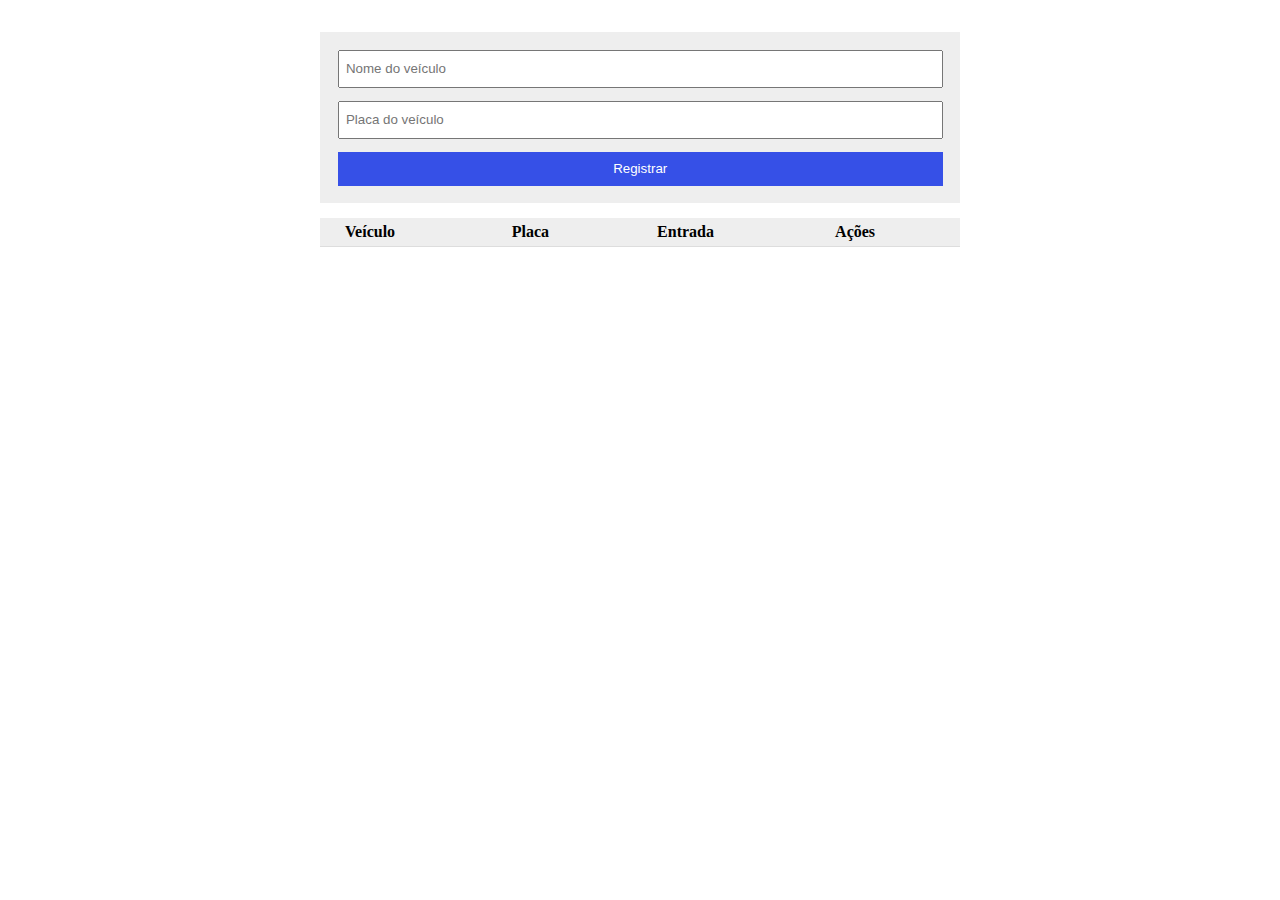
<file: estacionamento-TypeScript/index.html>
<!DOCTYPE html>
<html lang="en">
<head>
    <meta charset="UTF-8">
    <meta name="viewport" content="width=device-width, initial-scale=1.0">
    <meta http-equiv="X-UA-Compatible" content="ie=edge">
    <title>Estacionamento</title>
    <link rel="stylesheet" href="style.css">  
</head>
<body>
    <div>
        <input type="text" id="name" placeholder="Nome do veículo" autocomplete="off">
        <input type="text" id="licence" placeholder="Placa do veículo" autocomplete="off">
        <button id="send" class="success">Registrar</button>
    </div>
    <table>
        <thead>
            <tr>
                <th>Veículo</th>
                <th>Placa</th>
                <th>Entrada</th>
                <th>Ações</th>
            </tr>
        </thead>
        <tbody id="garage"></tbody>
    </table>
</body>

<script src="main.js"></script>
</html>
</file>
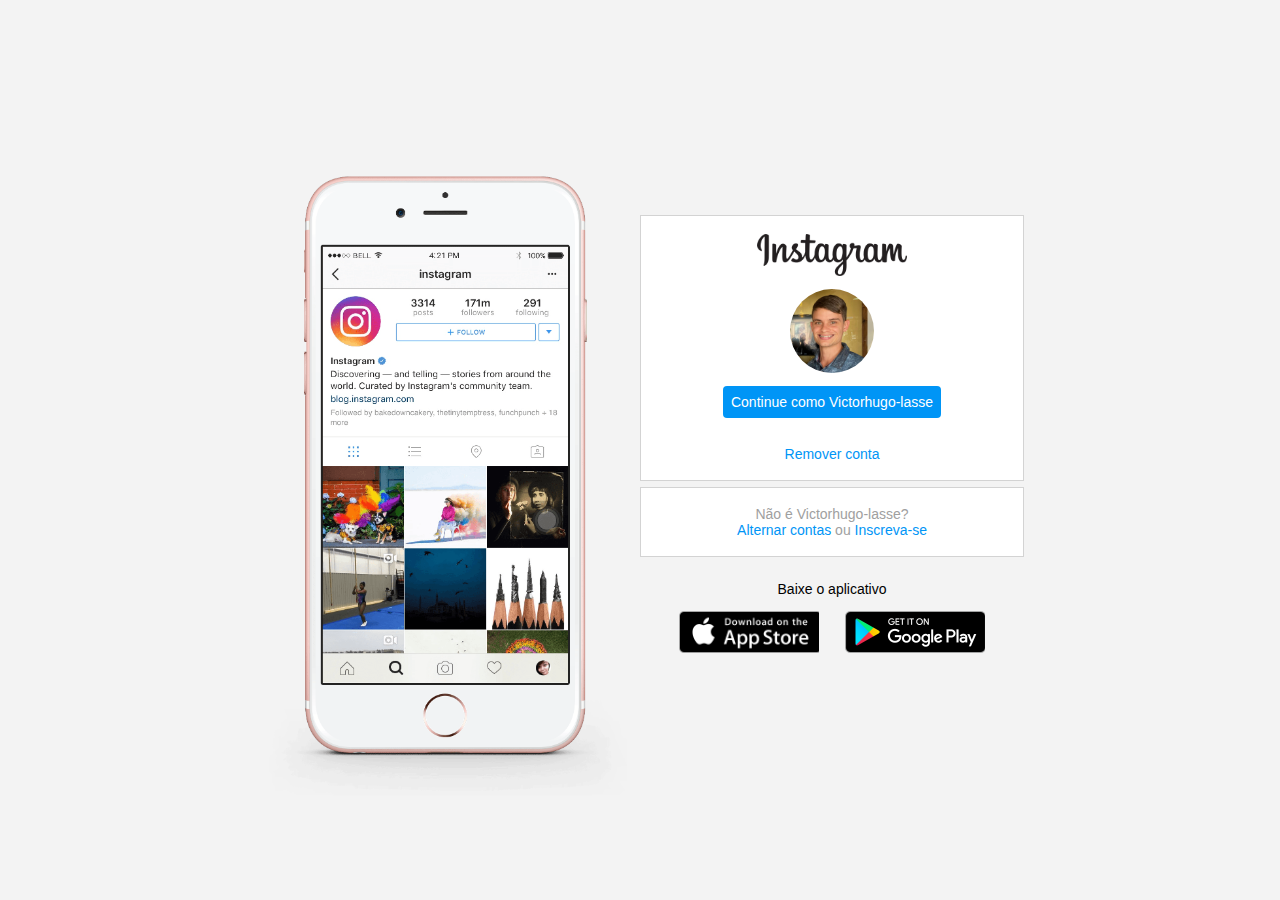
<file: recriando-pagina-inicial-instagram/index.html>
<!DOCTYPE html>
<html lang="en">
<head>
    <meta charset="UTF-8">
    <meta name="viewport" content="width=device-width, initial-scale=1.0">
    <link rel="stylesheet" href="style.css">
    <title>Instagram</title>
</head>
<body>
    <div class="instagram-wrapper">
        <div class="instagram-phone">
            <img src="./img/instagram-celular.png" alt="celular">
        </div>
        <div class="instagram-continue">
            <div class="group">
                <img src="./img/instagram-logo.png" class="instagram-logo" alt="instagram logo">
                <div class="profile-photo">
                    <img src="./img/perfil-instagram.jpeg" alt="foto de perfil">
                </div>
                <a href="#" class="instagram-login">Continue como Victorhugo-lasse</a>
                <a href="#" class="instagram-logout">Remover conta</a>
            </div>
            <div class="group">
                <p class="not-account">Não é Victorhugo-lasse?</p>
                <p class="not-account">
                    <span class="link-blue">Alternar contas</span>
                    ou
                    <span class="link-blue">Inscreva-se</span>
                </p>
            </div>
            <div class="get-the-app">
                <p class="get-app">Baixe o aplicativo</p>
                <div class="download">
                    <a href="#" class="app-download"></a>
                    <a href="#" class="app-download"></a>
                </div>
            </div>
        </div>
    </div>
</body>
</html>
</file>
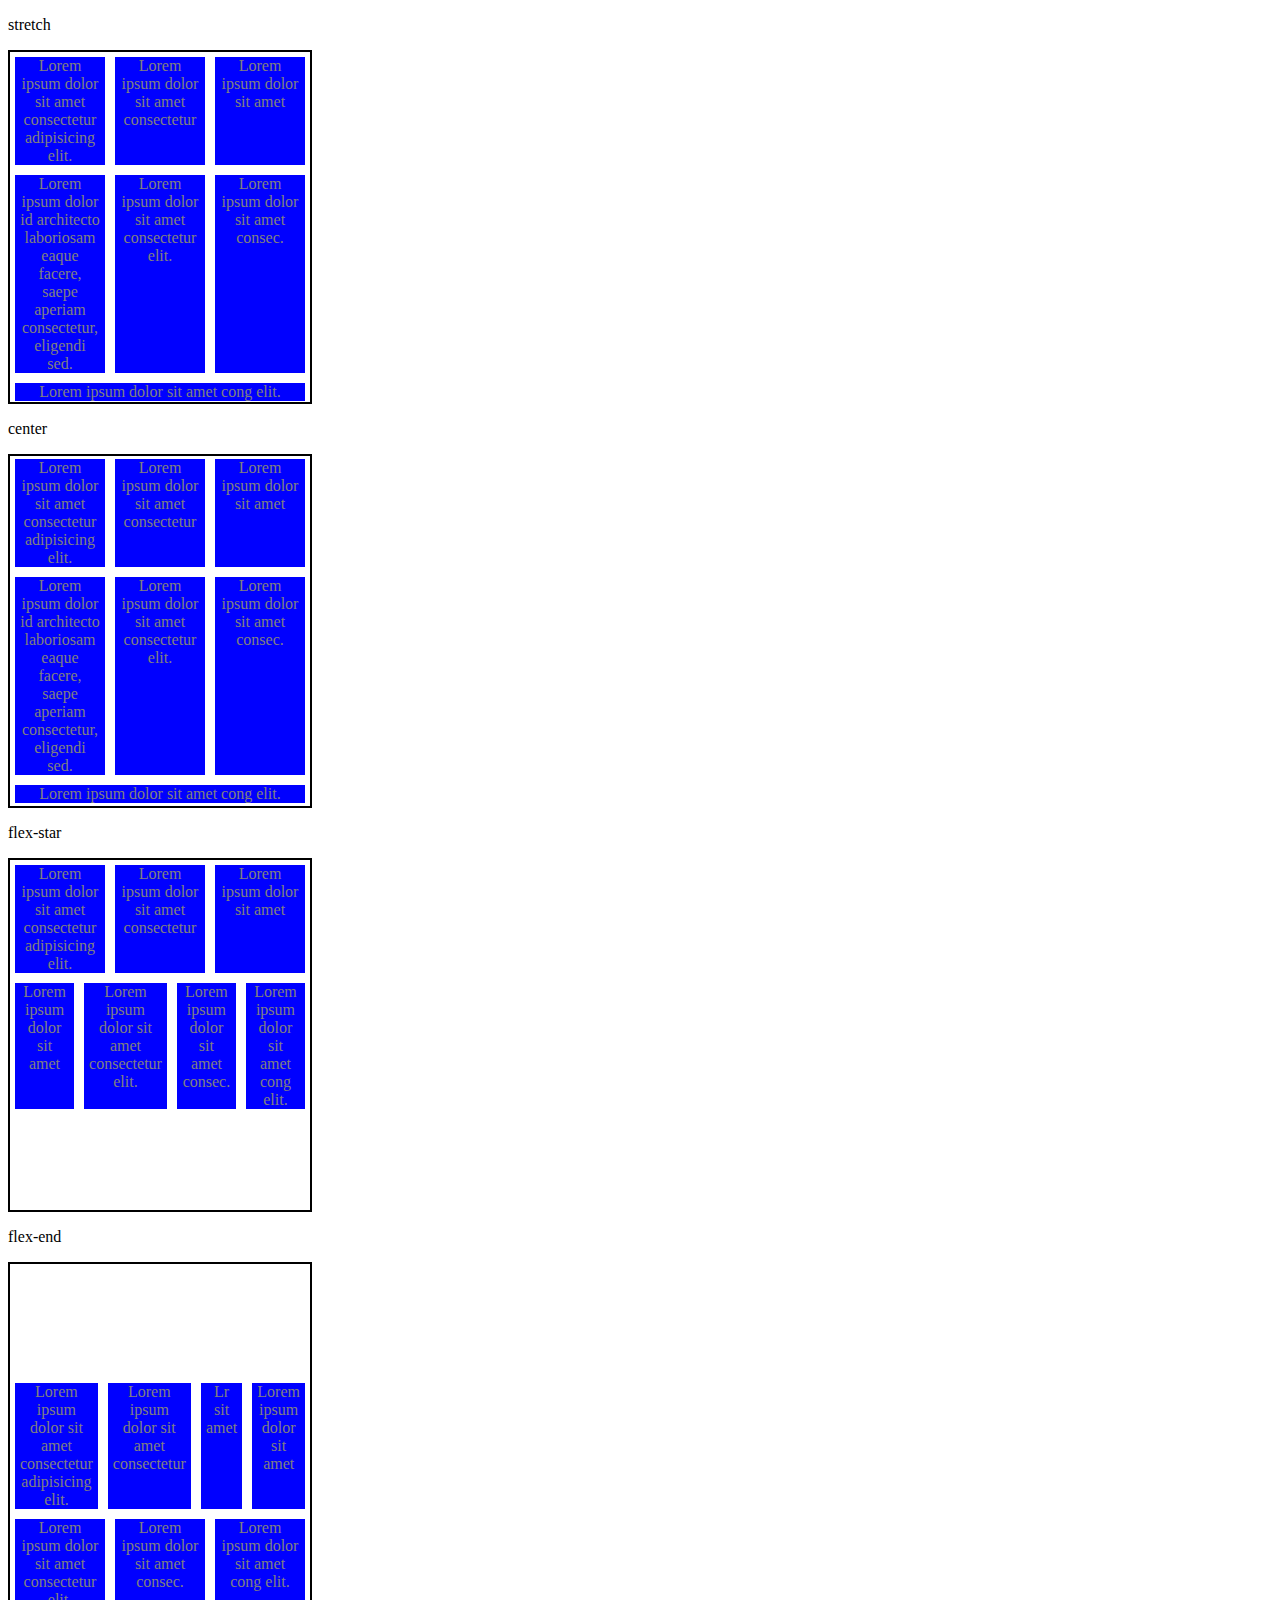
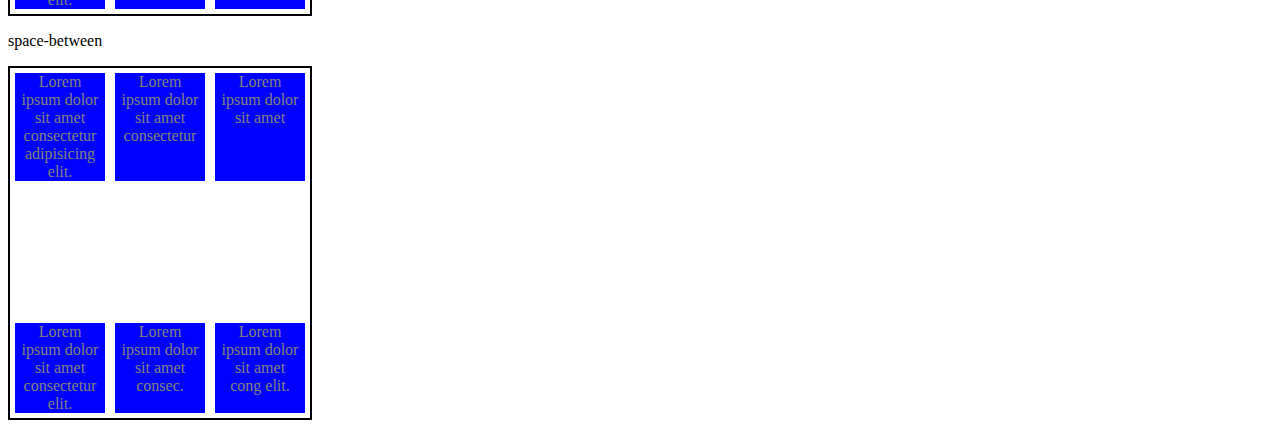
<file: Flexbox/Align content.html>
<!DOCTYPE html>
<html lang="en">
<head>
    <meta charset="UTF-8">
    <meta http-equiv="X-UA-Compatible" content="IE=edge">
    <meta name="viewport" content="width=device-width, initial-scale=1.0">
    <title>Fundamentos - Align content</title>
    <style>
        .container{
            height: 350px;
            max-width: 300px;
            display: flex;
            flex-wrap: wrap;
            border: 2px  solid black ;
        }

        .item{
            background-color: blue;
            padding: 0  5px;
            margin: 5px;
            flex: 1;
            text-align: center;
            color: gray;
        }
        .stretch{
            align-content: stretch;
        }

        .center{
            align-content: center;
        }

        .flex-star{
            align-content: flex-start;
        }

        .flex-end{
            align-content: flex-end;
        }

        .space-between{
            align-content: space-between;
        }
    </style>
</head>
<body>
    <p>stretch</p>
    <div class="container stretch">
        <div class="item">Lorem ipsum dolor sit amet consectetur adipisicing elit.</div>
        <div class="item">Lorem ipsum dolor sit amet consectetur </div>
        <div class="item">Lorem ipsum dolor sit amet </div>
        <div class="item">Lorem ipsum dolor  id architecto laboriosam eaque facere, saepe aperiam consectetur, eligendi sed.</div>
        <div class="item">Lorem ipsum dolor sit amet consectetur  elit.</div>
        <div class="item">Lorem ipsum dolor sit amet consec.</div>
        <div class="item">Lorem ipsum dolor sit amet cong elit.</div>
    </div>
    <p>center</p>
    <div class="container center">
        <div class="item">Lorem ipsum dolor sit amet consectetur adipisicing elit.</div>
        <div class="item">Lorem ipsum dolor sit amet consectetur </div>
        <div class="item">Lorem ipsum dolor sit amet </div>
        <div class="item">Lorem ipsum dolor  id architecto laboriosam eaque facere, saepe aperiam consectetur, eligendi sed.</div>
        <div class="item">Lorem ipsum dolor sit amet consectetur  elit.</div>
        <div class="item">Lorem ipsum dolor sit amet consec.</div>
        <div class="item">Lorem ipsum dolor sit amet cong elit.</div>
    </div>

    <p>flex-star</p>
    <div class="container flex-star">
        <div class="item">Lorem ipsum dolor sit amet consectetur adipisicing elit.</div>
        <div class="item">Lorem ipsum dolor sit amet consectetur </div>
        <div class="item">Lorem ipsum dolor sit amet </div>
        <div class="item">Lorem ipsum dolor sit amet </div>
        <div class="item">Lorem ipsum dolor sit amet consectetur  elit.</div>
        <div class="item">Lorem ipsum dolor sit amet consec.</div>
        <div class="item">Lorem ipsum dolor sit amet cong elit.</div>
    </div>
    <p>flex-end</p>
    <div class="container flex-end">
        <div class="item">Lorem ipsum dolor sit amet consectetur adipisicing elit.</div>
        <div class="item">Lorem ipsum dolor sit amet consectetur </div>
        <div class="item">Lr sit amet </div>
        <div class="item">Lorem ipsum dolor sit amet </div>
        <div class="item">Lorem ipsum dolor sit amet consectetur  elit.</div>
        <div class="item">Lorem ipsum dolor sit amet consec.</div>
        <div class="item">Lorem ipsum dolor sit amet cong elit.</div>
    </div>
    <p>space-between</p>
    <div class="container space-between">
        <div class="item">Lorem ipsum dolor sit amet consectetur adipisicing elit.</div>
        <div class="item">Lorem ipsum dolor sit amet consectetur </div>
        <div class="item">Lorem ipsum dolor sit amet </div>
        <div class="item">Lorem ipsum dolor sit amet consectetur  elit.</div>
        <div class="item">Lorem ipsum dolor sit amet consec.</div>
        <div class="item">Lorem ipsum dolor sit amet cong elit.</div>
    </div>


</body>
</html>
</file>
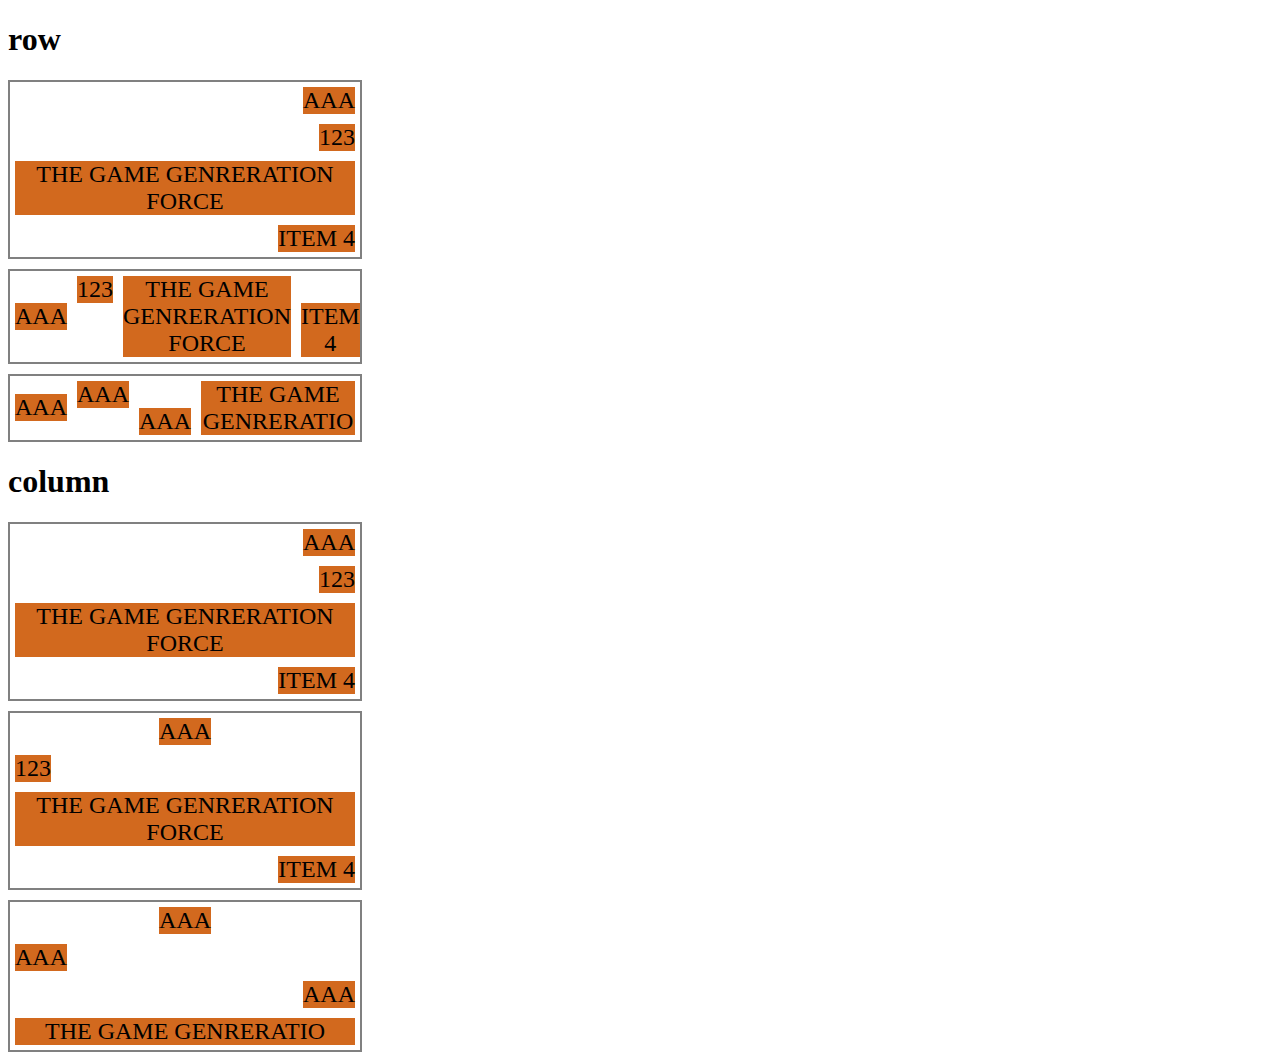
<file: Flexbox/align self.html>
<!DOCTYPE html>
<html lang="en">
<head>
    <meta charset="UTF-8">
    <meta http-equiv="X-UA-Compatible" content="IE=edge">
    <meta name="viewport" content="width=device-width, initial-scale=1.0">
    <title>Fundamentos - align self</title>
    <style>
        .flex-container{
            max-width: 350px;
            border: 2px solid gray;
            margin-bottom: 10px;
            display: flex;
           /* align-items: center; */
        }
        .aling-container{
            align-items: flex-end
        }

        .item{
            background-color: chocolate;
            color: black;
            font-size: 24px;
            text-align: center;
            margin: 5px;
        }

        .center{
            align-self: center;
        }
        .start{
            align-self: flex-start;
        }

        .end{
            align-self: flex-end;
        }

        .baseline{
            align-self: baseline;
        }
        .stretch{
            align-self: stretch;
        }
        .auto{
            align-self: auto;
        }
        .direction{
            flex-direction: column;
        }
    </style>
</head>
<body>
    <h1>row</h1>

    <section class="flex-container aling-container direction">
        <div class="item auto">AAA</div>
        <div class="item auto">123</div>
        <div class="item auto">THE GAME GENRERATION FORCE</div>
        <div class="item auto">ITEM 4</div>
    </section>

    <section class="flex-container ">
        <div class="item center">AAA</div>
        <div class="item start">123</div>
        <div class="item stretch">THE GAME GENRERATION FORCE</div>
        <div class="item end">ITEM 4</div>
    </section>

    <section class="flex-container ">
        <div class="item center">AAA</div>
        <div class="item start">AAA</div>
        <div class="item end">AAA</div>
        <div class="item stretch">THE GAME GENRERATIO</div>
    </section>



    <h1>column</h1> 

    <section class="flex-container aling-container direction">
        <div class="item auto">AAA</div>
        <div class="item auto">123</div>
        <div class="item auto">THE GAME GENRERATION FORCE</div>
        <div class="item auto">ITEM 4</div>
    </section>

    <section class="flex-container direction">
        <div class="item center">AAA</div>
        <div class="item start">123</div>
        <div class="item stretch">THE GAME GENRERATION FORCE</div>
        <div class="item end">ITEM 4</div>
    </section>

   
    <section class="flex-container direction">
        <div class="item center">AAA</div>
        <div class="item start">AAA</div>
        <div class="item end">AAA</div>
        <div class="item stretch">THE GAME GENRERATIO</div>
    </section>
</body>
</html>
</file>
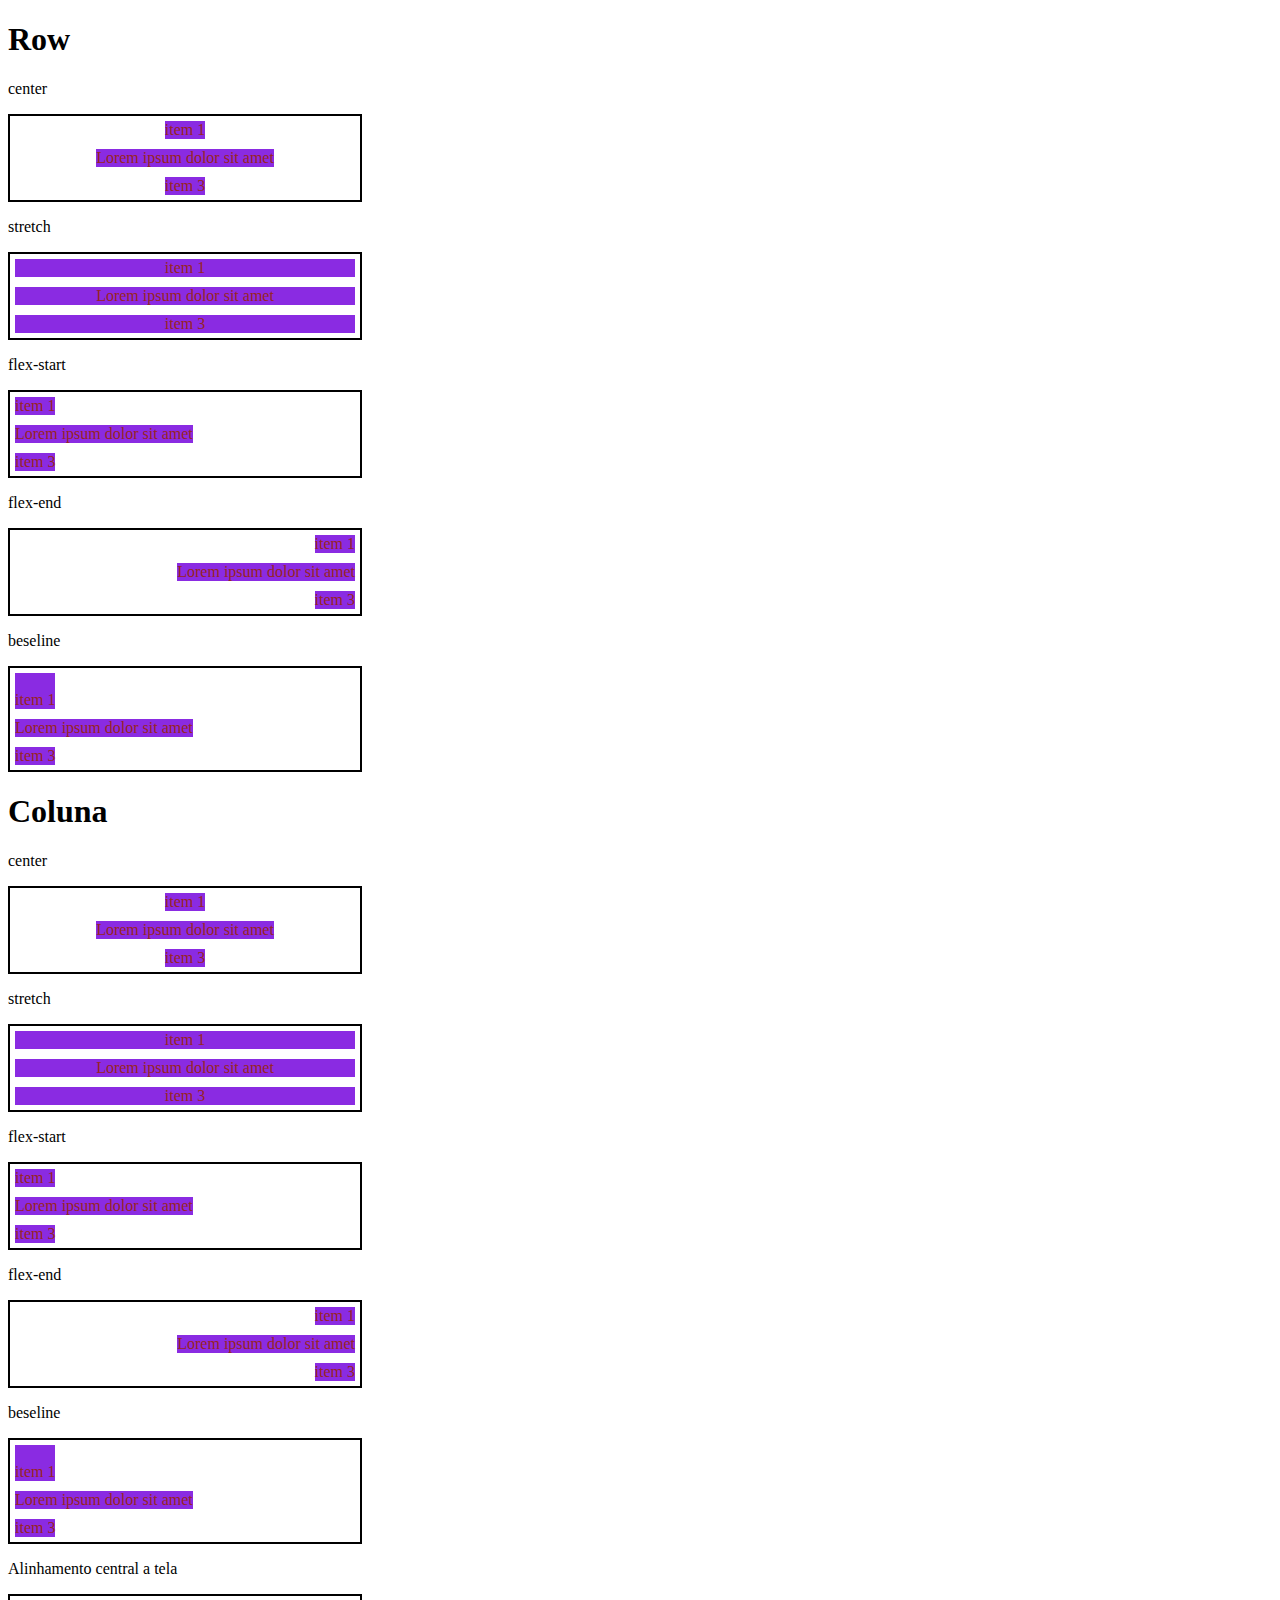
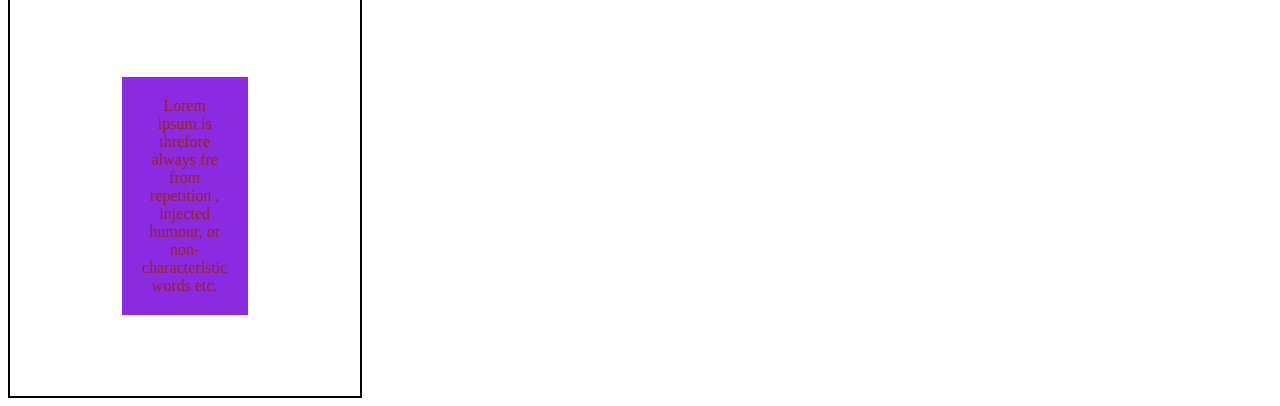
<file: Flexbox/align-items.html>
<!DOCTYPE html>
<html lang="en">
<head>
    <meta charset="UTF-8">
    <meta http-equiv="X-UA-Compatible" content="IE=edge">
    <meta name="viewport" content="width=device-width, initial-scale=1.0">
    <title>Fundamentos - align-items </title>

    <style>
        .container{
            max-width: 350px;
            border: 2px solid black;
            display: flex;
        }
        .item{
            background-color: blueviolet;
            margin: 5px;
            color:  rgb(151, 36, 36);
            text-align: center;
            flex: 1;
        }

        .center{
            align-items: center;
        }

        .stretch{
            align-items: stretch;
        }
        .flex-start{
            align-items: flex-start;
        }

        .flex-end{
            align-items: flex-end;
        }

        .beseline{
            align-items: baseline;
        }

        .column{
            flex-direction: column;
        }

        .central{
            height: 400px;
            justify-content: center;
            
        }
        
        .central .item{
            flex: 0;
            padding: 20px;
        }
        
      
    </style>
</head>
<body>
    <h1>Row</h1>
    <p>center</p>
    <section class="container center column">
        <div class="item">item 1</div>
        <div class="item">Lorem ipsum dolor sit amet</div>
        <div class="item">item 3</div>
    </section>
    
    <p>stretch</p>
    <section class="container stretch column">
        <div class="item">item 1</div>
        <div class="item">Lorem ipsum dolor sit amet</div>
        <div class="item">item 3</div>
    </section>

 <p>flex-start</p>
    <section class="container flex-start column">
        <div class="item">item 1</div>
        <div class="item">Lorem ipsum dolor sit amet</div>
        <div class="item">item 3</div>
    </section>
    
    <p>flex-end</p>
    <section class="container flex-end column">
        <div class="item">item 1</div>
        <div class="item">Lorem ipsum dolor sit amet</div>
        <div class="item">item 3</div>
    </section>

    <p>beseline</p>
    <section class="container beseline column">
        <div class="item"><br>item 1</div>
        <div class="item">Lorem ipsum dolor sit amet</div>
        <div class="item">item 3</div>
    </section>

    <h1>Coluna</h1>

    <p>center </p>
    <section class="container center column">
        <div class="item">item 1</div>
        <div class="item">Lorem ipsum dolor sit amet</div>
        <div class="item">item 3</div>
    </section>
    
    <p>stretch</p>
    <section class="container stretch column">
        <div class="item">item 1</div>
        <div class="item">Lorem ipsum dolor sit amet</div>
        <div class="item">item 3</div>
    </section>

 <p>flex-start</p>
    <section class="container flex-start column">
        <div class="item">item 1</div>
        <div class="item">Lorem ipsum dolor sit amet</div>
        <div class="item">item 3</div>
    </section>
    
    <p>flex-end</p>
    <section class="container flex-end column">
        <div class="item">item 1</div>
        <div class="item">Lorem ipsum dolor sit amet</div>
        <div class="item">item 3</div>
    </section>

    <p>beseline</p>
    <section class="container beseline column">
        <div class="item"><br>item 1</div>
        <div class="item">Lorem ipsum dolor sit amet</div>
        <div class="item">item 3</div>
    </section>

    <p>Alinhamento central a tela</p>
    <section class="container central center">
        <div class="item">Lorem ipsum is threfore always fre from repetition , injected humour, or non-characteristic words etc.
        </div>
    </section>
</body>
</html>
</file>
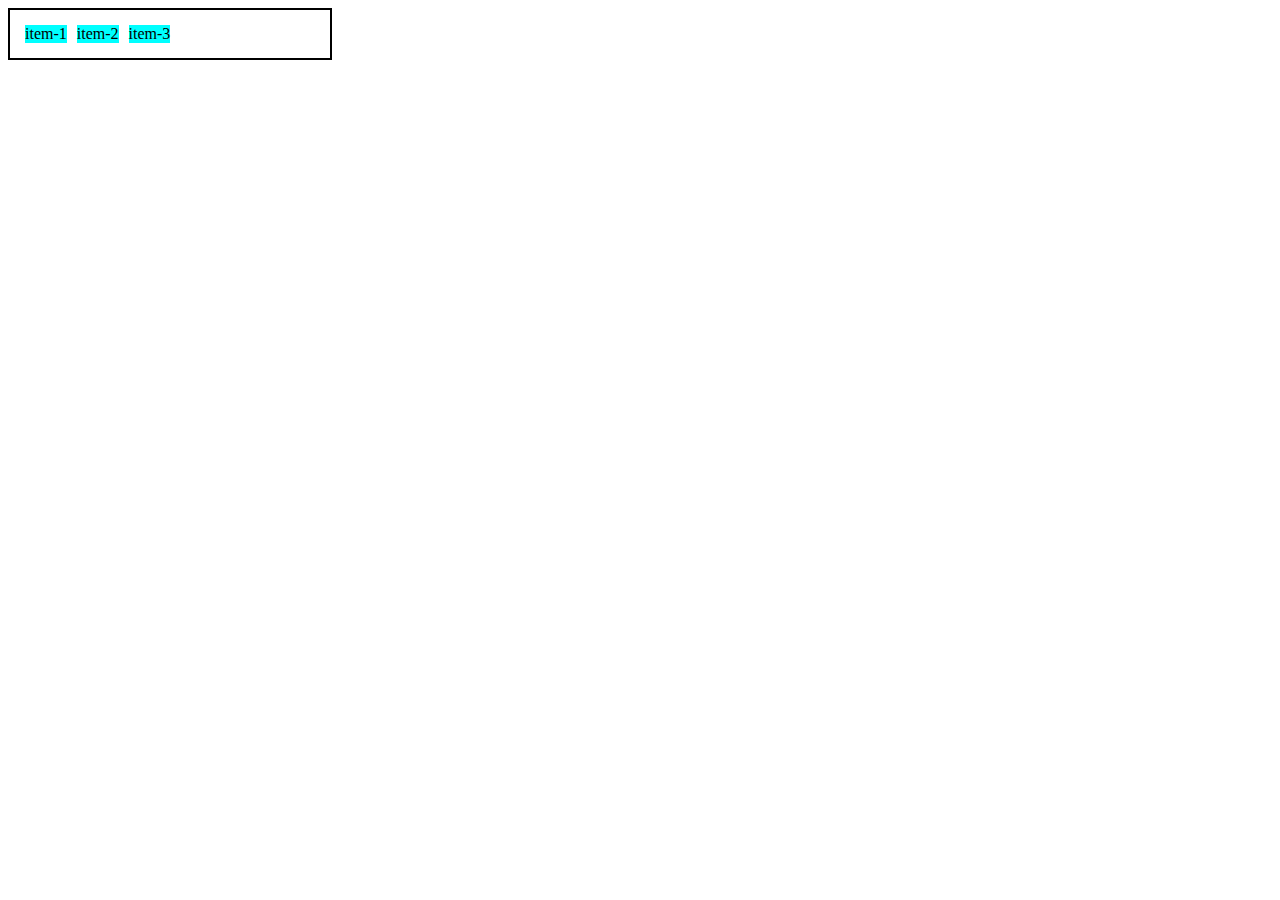
<file: Flexbox/Display-Flex.html>
<!DOCTYPE html>
<html lang="en">
<head>
    <meta charset="UTF-8">
    <meta http-equiv="X-UA-Compatible" content="IE=edge">
    <meta name="viewport" content="width=device-width, initial-scale=1.0">
    <title>Fundamentos - Display flex</title>
    <style>
        .flex{
            max-width: 300px;
            padding: 10px;
            border: 2px solid black;
            display: flex;
        }
        .item{
            background-color: aqua;
            margin: 5px;
        }
    </style>
</head>
<body>
    <div class="flex">
        <div class="item">item-1</div>
        <div class="item">item-2</div>
        <div class="item">item-3</div>
    </div>
</body>
</html>
</file>
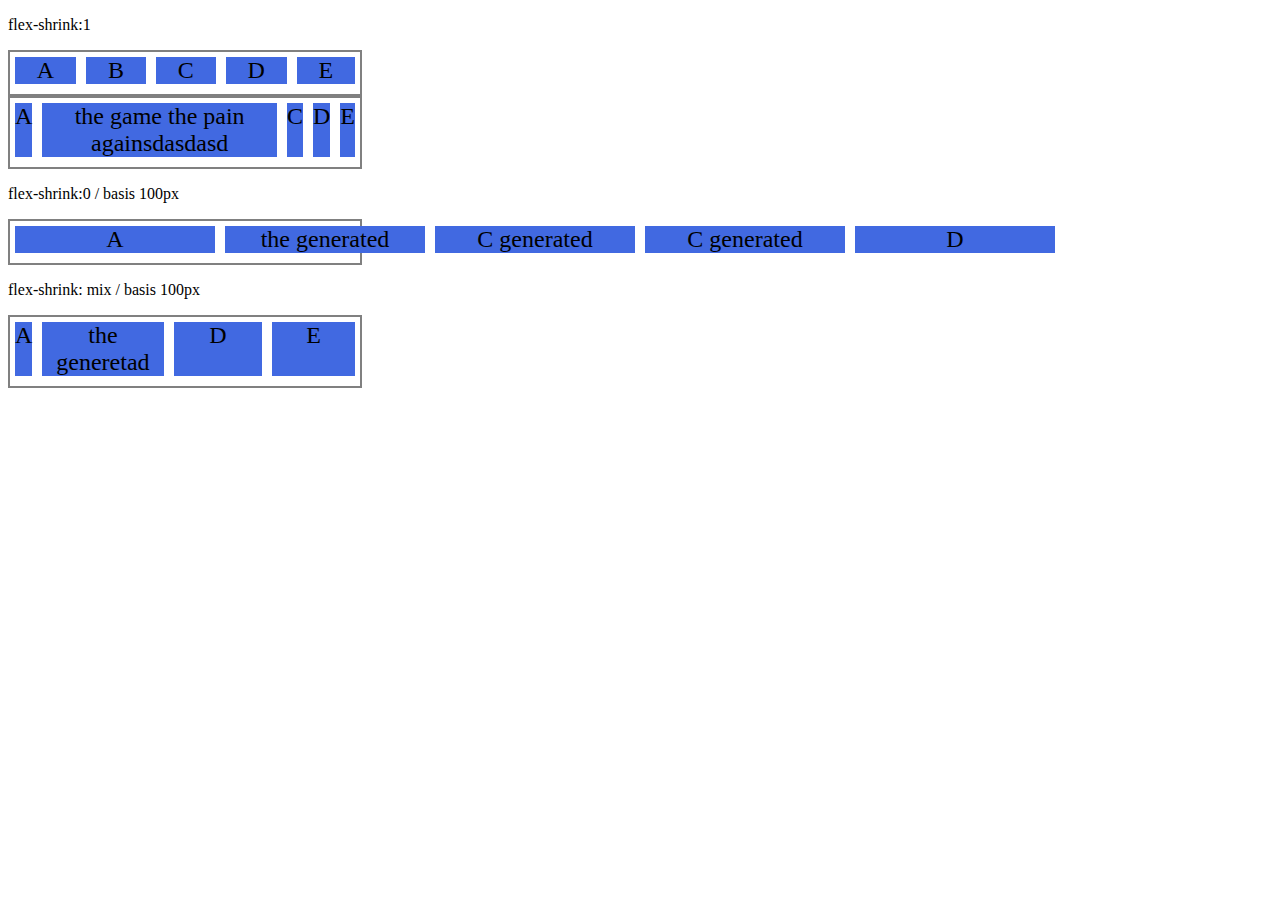
<file: Flexbox/flex shrink.html>
<!DOCTYPE html>
<html lang="en">
<head>
    <meta charset="UTF-8">
    <meta http-equiv="X-UA-Compatible" content="IE=edge">
    <meta name="viewport" content="width=device-width, initial-scale=1.0">
    <title>Fundamentos- flex shrink</title>
    <style>
        .flex-container{
            display: flex;
            border: 2px solid gray;
            max-width: 350px;
        }

        .item{
        background-color: royalblue;
        font-size: 24px;
        text-align: center;
        margin: 5px;
        margin-bottom: 10px;
        }
        .s-1{
            flex-shrink: 1;
        }

        .fg-1{
            flex-grow: 1;
        }
        .s-0{
            flex-shrink: 0;
            flex-basis: 200px;
        }
        .s-2{
            flex-shrink: 2;
            flex-basis: 100px;
        
        }
        .s-3{
            flex-shrink: 3;
            flex-basis: 100px;
        }
    </style>
</head>
<body>
    <p>flex-shrink:1</p>
    <div class="flex-container">
        <div class="item s-1 fg-1">A</div>
        <div class="item s-1 fg-1">B</div>
        <div class="item s-1 fg-1">C</div>
        <div class="item s-1 fg-1">D</div>
        <div class="item s-1 fg-1">E</div>
    </div>

    <div class="flex-container">
        <div class="item s-1 fg-1">A</div>
        <div class="item s-1 fg-1">the game the pain againsdasdasd</div>
        <div class="item s-1 fg-1">C</div>
        <div class="item s-1 fg-1">D</div>
        <div class="item s-1 fg-1">E</div>
    </div>

    <p>flex-shrink:0 / basis 100px</p>
    <div class="flex-container">
        <div class="item s-0 fg-1">A</div>
        <div class="item s-0 fg-1">the generated</div>
        <div class="item s-0 fg-1">C generated</div>
        <div class="item s-0 fg-1">C generated</div>
        <div class="item s-0 fg-1">D</div>
    </div>

    <p>flex-shrink: mix / basis 100px</p>
    <div class="flex-container">
        <div class="item s-1 fg-1">A</div>
        <div class="item s-1 fg-1">the generetad</div>
        <div class="item s-2 fg-1">D</div>
        <div class="item s-3 fg-1">E</div>
    </div>
    
</body>
</html>
</file>
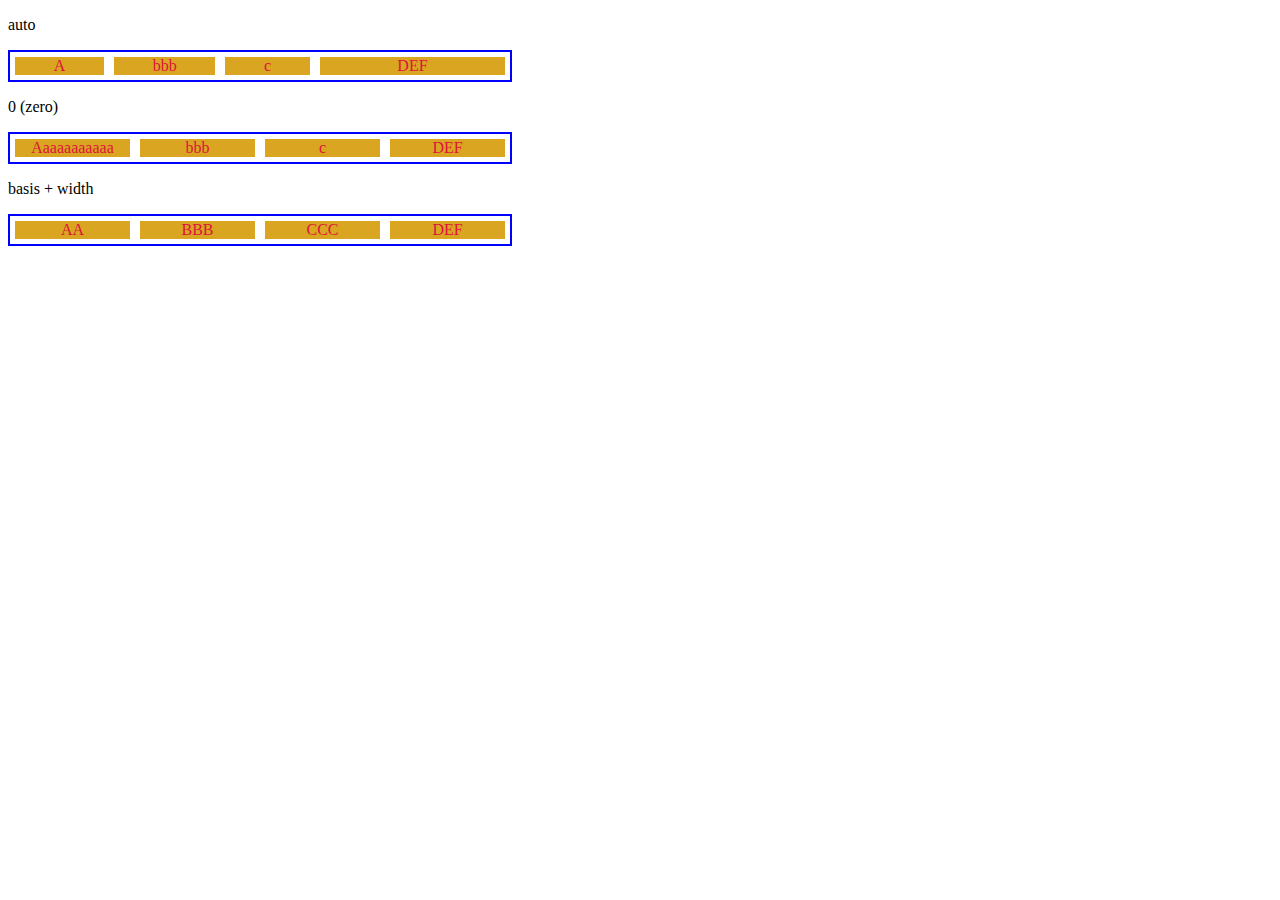
<file: Flexbox/flex-basis.html>
<!DOCTYPE html>
<html lang="en">
<head>
    <meta charset="UTF-8">
    <meta http-equiv="X-UA-Compatible" content="IE=edge">
    <meta name="viewport" content="width=device-width, initial-scale=1.0">
    <title>Fundamentos - flex-basis</title>
    <style>
        .flex-container{
            max-width: 500px;
            border: 2px solid blue;
            display: flex;
        }

        .item{
            background-color: goldenrod;
            color: crimson;
            text-align: center;
            margin: 5px;
        }
        .bauto{
            flex-basis: auto;
        }
        
        .fg-0{
            flex-grow: 0;
        }

        .fg-1{
            flex-grow: 1;
        }

        .fg-2{
            flex-grow: 2;
        }

        .b-0{
            flex-basis: 0;
        }

        .w100{
            flex-basis: 50px;  
        }
    </style>
</head>
<body>
    <p>auto</p>
    <div class="flex-container">
        <div class="item bauto fg-1">A</div>
        <div class="item bauto fg-1">bbb</div>
        <div class="item bauto fg-1">c</div>
        <div class="item bauto fg-2">DEF</div>
    </div>

    <P>0 (zero)</P>
    <div class="flex-container">
        <div class="item b-0 fg-1">Aaaaaaaaaaa</div>
        <div class="item b-0 fg-1">bbb</div>
        <div class="item b-0 fg-1">c</div>
        <div class="item b-0 fg-1">DEF</div>
    </div>

    <p>basis + width</p>
    <div class="flex-container">
        <div class="item w100 fg-2">AA</div>
        <div class="item w100 fg-2">BBB</div>
        <div class="item w100 fg-2">CCC</div>
        <div class="item w100 fg-2">DEF</div>
    </div>
</body> 

</html>
</file>
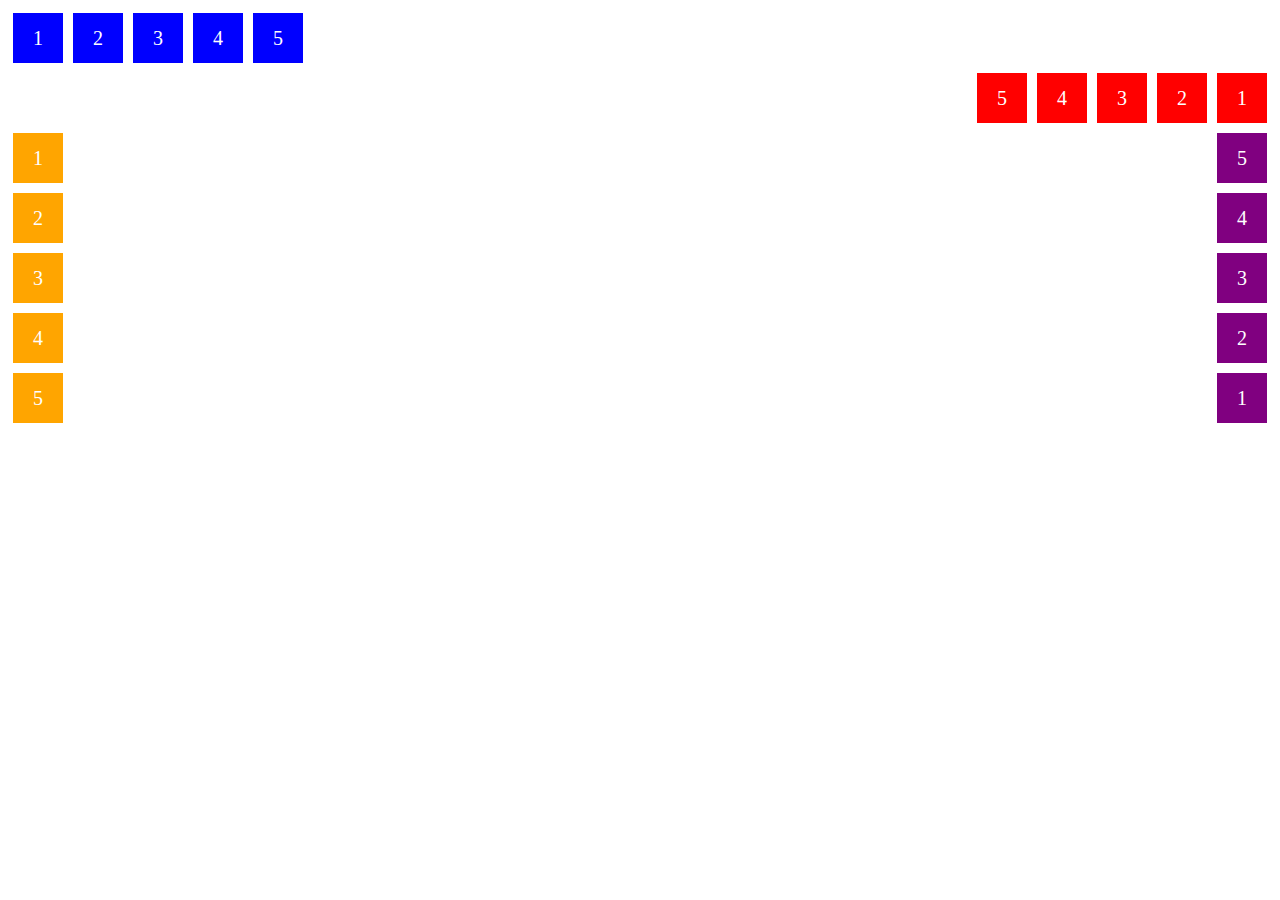
<file: Flexbox/flex-direction.html>
<!DOCTYPE html>
<html lang="en">
<head>
    <meta charset="UTF-8">
    <meta http-equiv="X-UA-Compatible" content="IE=edge">
    <meta name="viewport" content="width=device-width, initial-scale=1.0">
    <title> fundamentos - flex direction</title>
    <style>
        .flex-container{
            margin: 0;
            padding: 0;
            display: flex;
            list-style: none;        
        }
        .flex-item{
            background-color: blue;
            height: 50px;
            width: 50px;
            line-height: 50px;
        font-size: 20px;
        color: white;
        text-align: center;
        margin: 5px;   


        }


        .row{
            flex-direction: row;
        }

        .row-reverse{
            flex-direction: row-reverse;
        }
        
        .row-reverse li{
        background-color: red;
        }

        .column{
            float: left;
            flex-direction: column;
        }
        .column li{
            background: orange;
        }
        .column-reverse{
            float: right;
            flex-direction: column-reverse;
        }
        .column-reverse li{ 
            background: purple;           
        }
    </style>
</head>
<body>
   <ul class="flex-container row">
       <li class="flex-item">1</li>
       <li class="flex-item">2</li>
       <li class="flex-item">3</li>
       <li class="flex-item">4</li>
       <li class="flex-item">5</li>
   </ul> 

   <ul class="flex-container row-reverse">
    <li class="flex-item">1</li>
    <li class="flex-item">2</li>
    <li class="flex-item">3</li>
    <li class="flex-item">4</li>
    <li class="flex-item">5</li>
</ul> 

<ul class="flex-container column">
    <li class="flex-item">1</li>
    <li class="flex-item">2</li>
    <li class="flex-item">3</li>
    <li class="flex-item">4</li>
    <li class="flex-item">5</li>
</ul> 

<ul class="flex-container column-reverse">
    <li class="flex-item">1</li>
    <li class="flex-item">2</li>
    <li class="flex-item">3</li>
    <li class="flex-item">4</li>
    <li class="flex-item">5</li>
</ul>
</body>
</html>
</file>
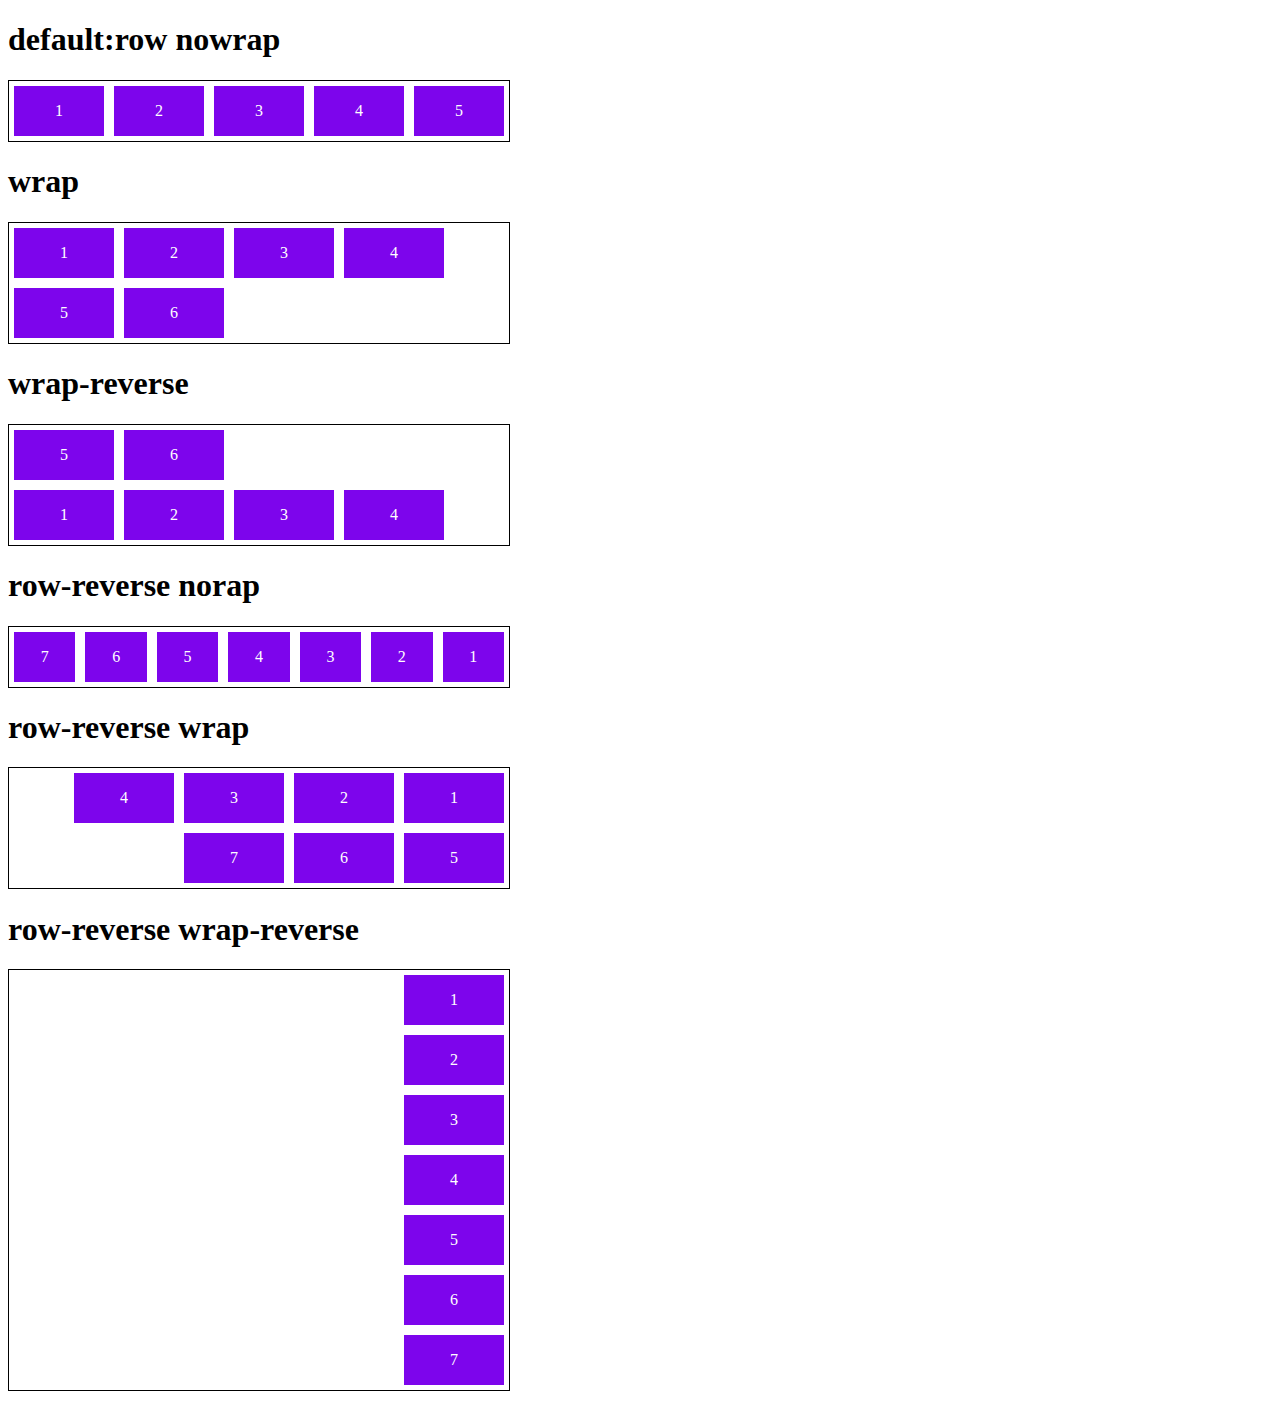
<file: Flexbox/flex-flow.html>
<!DOCTYPE html>
<html lang="en">
<head>
    <meta charset="UTF-8">
    <meta http-equiv="X-UA-Compatible" content="IE=edge">
    <meta name="viewport" content="width=device-width, initial-scale=1.0">
    <title>Fundamentos- flex flow</title>     

    <style>
        .flex-container{
            display: flex;
            border: 1px solid black;
            max-width: 500px;
            margin-bottom: 10px;
             
        }
        .default{
            flex-flow: row nowrap;
        }

        .wrap{
            flex-flow: row wrap;
        }

        .wrap-reverse{
            flex-flow: row wrap-reverse;
        }
        .r-nowrap{
            flex-flow: row-reverse nowrap;
        }
        .r-wrap{
            flex-flow: row-reverse wrap;
        }
        
        .rr-wrap{
            flex-flow: column wrap-reverse;
        }

        .item{
            background-color: rgb(125, 5, 236);
            margin: 5px;
            color: white;
            text-align: center;
            width: 100px;
            height: 50px;
            line-height: 50px;

        }
    </style>
</head>
<body>
    <h1>default:row nowrap</h1>
    <div class="flex-container default">
        <div class="item">1</div>
        <div class="item">2</div>
        <div class="item">3</div>
        <div class="item">4</div>
        <div class="item">5</div>
    </div>

    <h1>wrap</h1>
    <div class="flex-container wrap">
        <div class="item">1</div>
        <div class="item">2</div>
        <div class="item">3</div>
        <div class="item">4</div>
        <div class="item">5</div>
        <div class="item">6</div>
    </div>

    <h1>wrap-reverse</h1>
    <div class="flex-container wrap-reverse">
        <div class="item">1</div>
        <div class="item">2</div>
        <div class="item">3</div>
        <div class="item">4</div>
        <div class="item">5</div>
        <div class="item">6</div>
    </div>

    <h1>row-reverse norap</h1>
    <div class="flex-container r-nowrap">
        <div class="item">1</div>
        <div class="item">2</div>
        <div class="item">3</div>
        <div class="item">4</div>
        <div class="item">5</div>
        <div class="item">6</div>
        <div class="item">7</div>
    </div>

    <h1>row-reverse wrap</h1>
    <div class="flex-container r-wrap">
        <div class="item">1</div>
        <div class="item">2</div>
        <div class="item">3</div>
        <div class="item">4</div>
        <div class="item">5</div>
        <div class="item">6</div>
        <div class="item">7</div>
    </div>

    <h1>row-reverse wrap-reverse</h1>
    <div class="flex-container rr-wrap">
        <div class="item">1</div>
        <div class="item">2</div>
        <div class="item">3</div>
        <div class="item">4</div>
        <div class="item">5</div>
        <div class="item">6</div>
        <div class="item">7</div>
    </div>
</body>
</html>
</file>
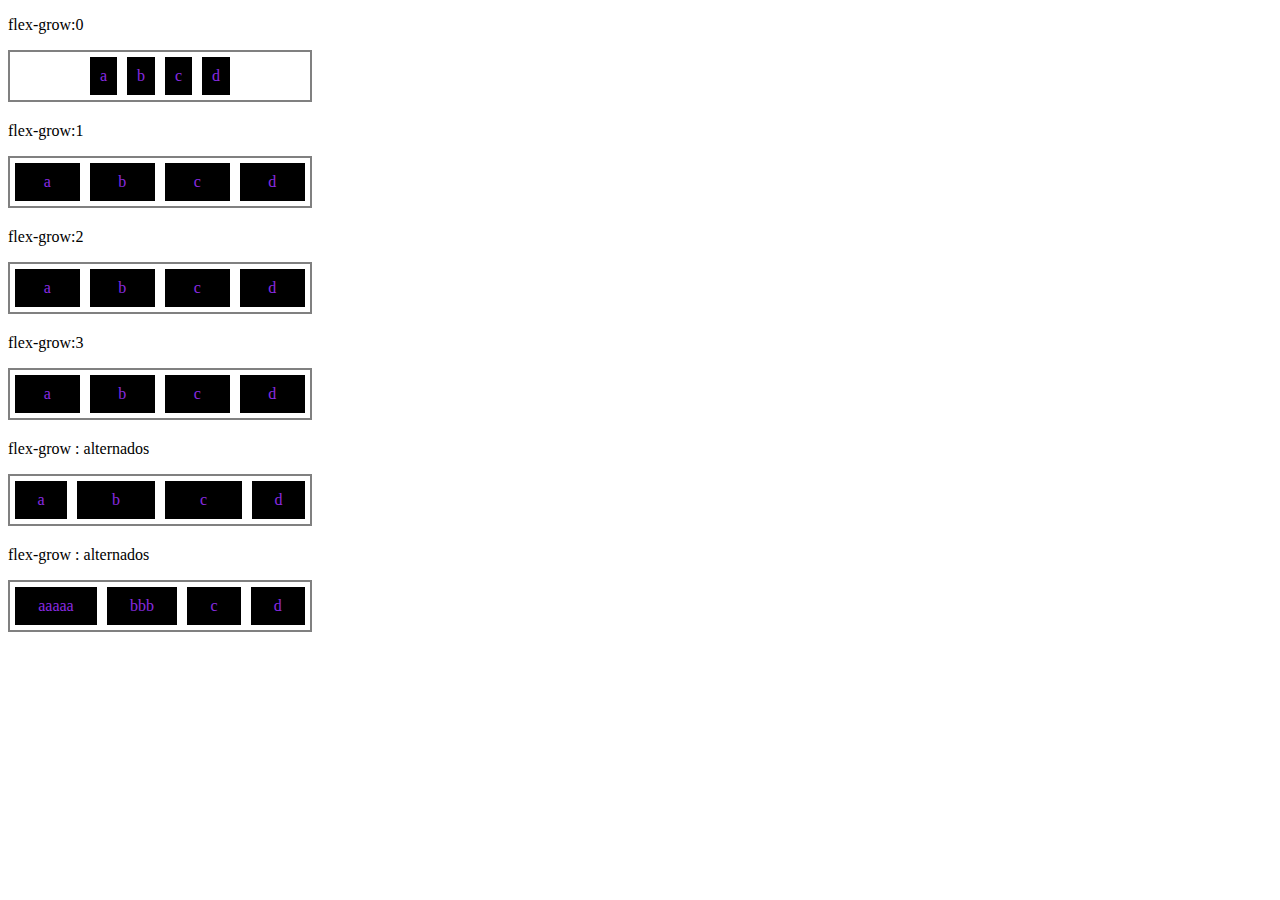
<file: Flexbox/flex-grow.html>
<!DOCTYPE html>
<html lang="en">
<head>
    <meta charset="UTF-8">
    <meta http-equiv="X-UA-Compatible" content="IE=edge">
    <meta name="viewport" content="width=device-width, initial-scale=1.0">
    <title>Fundamentos - flex-grow</title>
    <style>
    .flex-container{
        display: flex;
        border: 2px solid gray;
        max-width: 300px;
        margin-bottom: 20px;
        justify-content: center;
    }

    .item{
        background-color: black;
        margin: 5px;
        padding: 10px;
        text-align: center;
        color: blueviolet;
    }
    .fg-0{
        flex-grow: 0;
    }
    .fg-1{
        flex-grow: 1;
    }
    .fg-2{
        flex-grow: 2;
    }
    .fg-3{
        flex-grow: 3;
    }
    </style>
</head>
<body>
    <p>flex-grow:0</p>
   <div class="flex-container">
       <div class="item fg-0">a</div>
       <div class="item fg-0">b</div>
       <div class="item fg-0">c</div>
       <div class="item fg-0">d</div>
   </div>
   <p>flex-grow:1</p>
   <div class="flex-container">
    <div class="item fg-1">a</div>
    <div class="item fg-1">b</div>
    <div class="item fg-1">c</div>
    <div class="item fg-1">d</div>
   </div> 
   <p>flex-grow:2</p>
   <div class="flex-container">
    <div class="item fg-1">a</div>
    <div class="item fg-1">b</div>
    <div class="item fg-1">c</div>
    <div class="item fg-1">d</div>
   </div>
   <p>flex-grow:3</p>
   <div class="flex-container">
    <div class="item fg-1">a</div>
    <div class="item fg-1">b</div>
    <div class="item fg-1">c</div>
    <div class="item fg-1">d</div>
   </div>

   <p>flex-grow : alternados</p>
   <div class="flex-container">
       <div class="item fg-1">a</div>
       <div class="item fg-2">b</div>
       <div class="item fg-2">c</div>
       <div class="item fg-1">d</div>
   </div>

   <p>flex-grow : alternados</p>
   <div class="flex-container">
       <div class="item fg-2">aaaaa</div>
       <div class="item fg-2">bbb</div>
       <div class="item fg-2">c</div>
       <div class="item fg-2">d</div>
   </div>
</body>
</html>
</file>
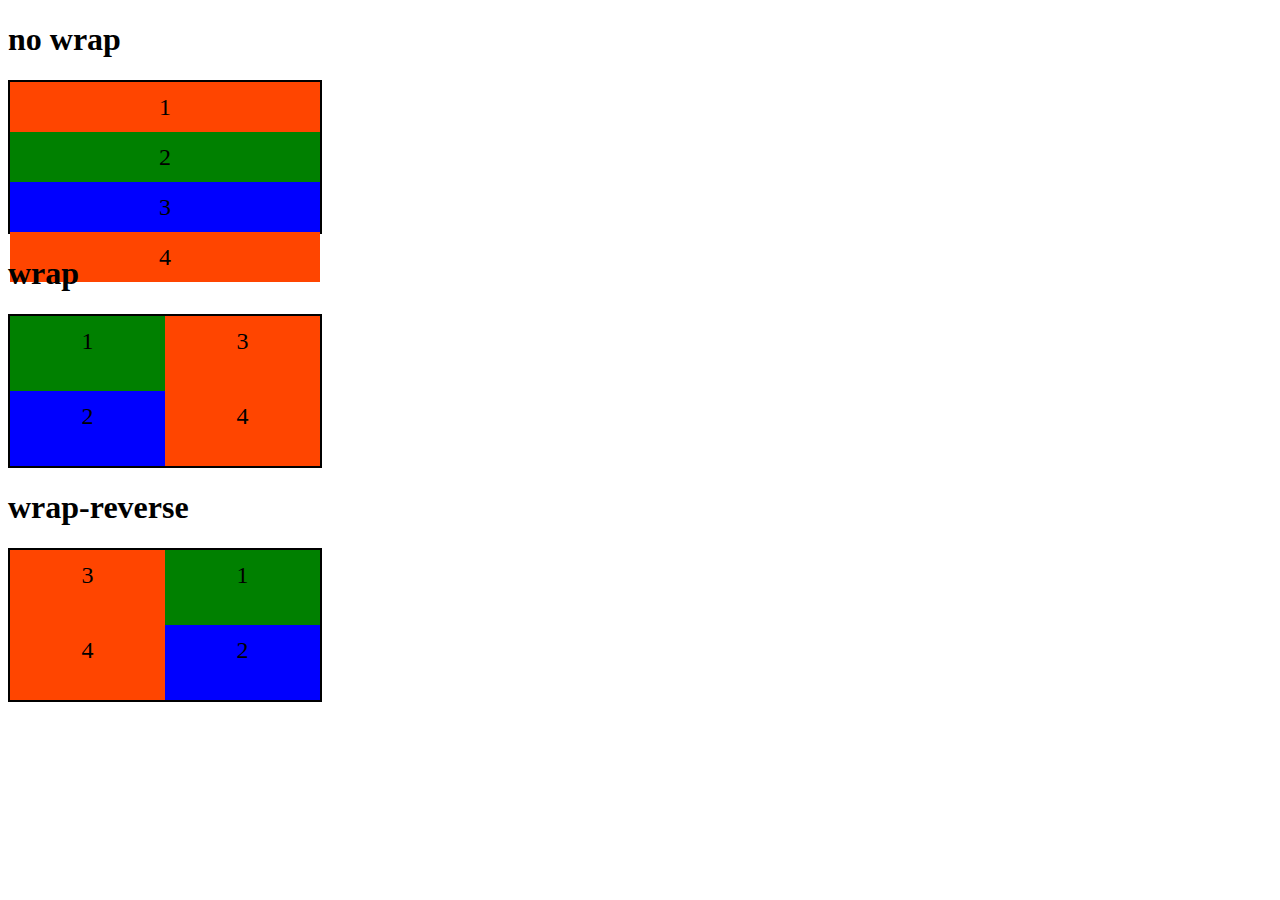
<file: Flexbox/flex-wrap.html>
<!DOCTYPE html>
<html lang="en">
<head>
    <meta charset="UTF-8">
    <meta http-equiv="X-UA-Compatible" content="IE=edge">
    <meta name="viewport" content="width=device-width, initial-scale=1.0">
    <title>Fundamentos - flex wrap</title>

    <style>
        .flex-container{
            display: flex;
            flex-direction: column;
            height: 150px;
            border: 2px solid black;
            max-width: 310px;
        }
        .item{
            font-size: 24px;
            height: 50%;
            text-align: center;
            min-width: 100px;
            line-height: 50px;
        }
        .nowrap{
            flex-wrap: nowrap;
        }

        .wrap{
            flex-wrap: wrap;
        }

        .wrap-reverse{
            flex-wrap: wrap-reverse;
        }

        .blue{
            background-color: blue;
        }

        .green{
            background-color: green;
        }

        .orange{
            background-color: orangered;
        }
    </style>
</head>
<body>
   <h1>no wrap</h1> 
   <div class="flex-container nowrap">
       <div class="item orange">1</div>
       <div class="item green">2</div>
       <div class="item blue">3</div>
       <div class="item orange">4</div>
   </div>

   <h1>wrap</h1>
   <div class="flex-container wrap">
    <div class="item green">1</div>
    <div class="item blue">2</div>
    <div class="item orange">3</div>
    <div class="item orange">4</div>
</div> 

<h1>wrap-reverse</h1>
<div class="flex-container wrap-reverse">
    <div class="item green">1</div>
    <div class="item blue ">2</div>
    <div class="item orange">3</div>
    <div class="item orange">4</div>
</div>
</body>
</html>
</file>
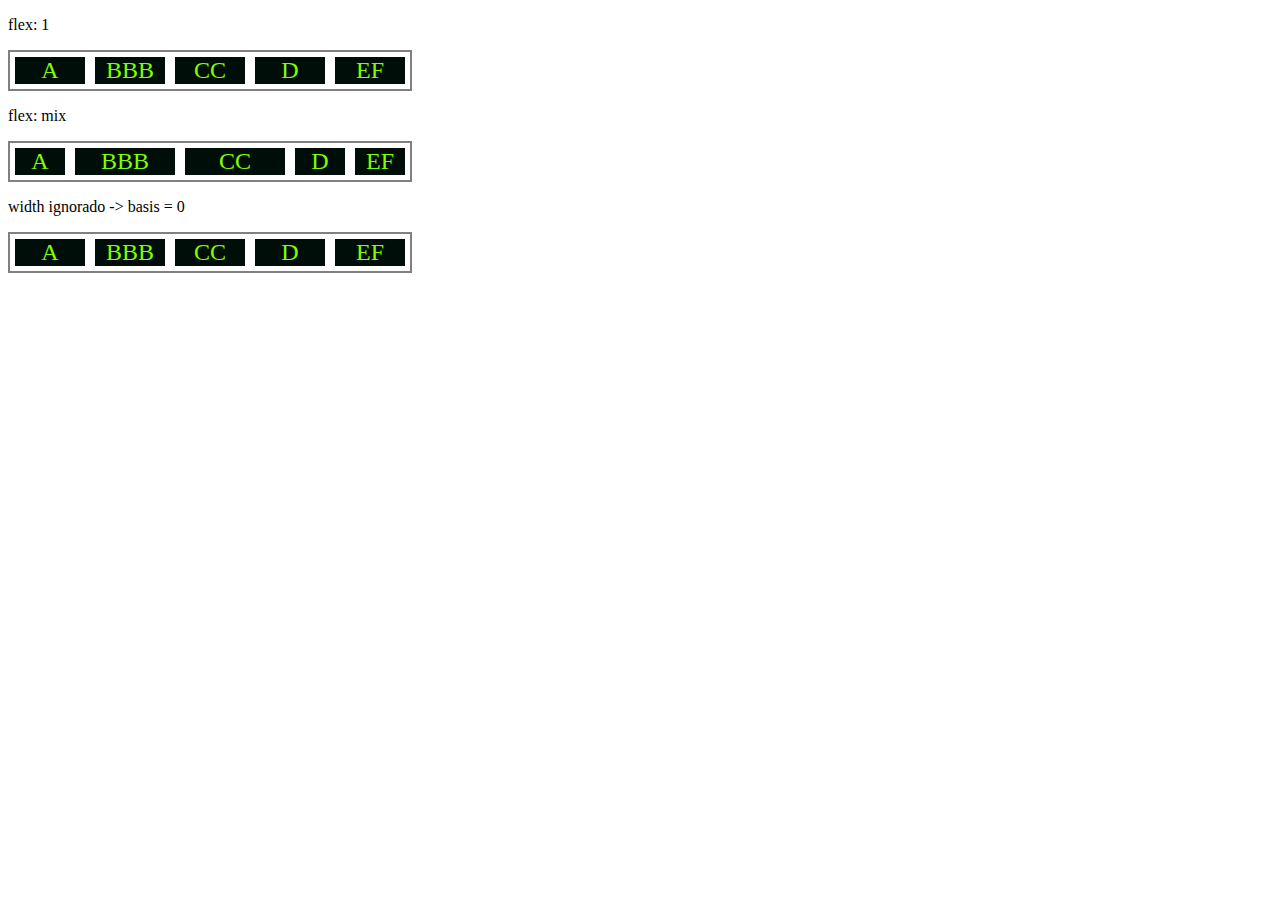
<file: Flexbox/flex.html>
<!DOCTYPE html>
<html lang="en">
<head>
    <meta charset="UTF-8">
    <meta http-equiv="X-UA-Compatible" content="IE=edge">
    <meta name="viewport" content="width=device-width, initial-scale=1.0">
    <title>Fundamentos - flex</title>
    <style>
        .flex-container{
            display: flex;
            border: 2px solid grey;
            max-width: 400px;
            margin-bottom: 10px;
        }
        .item{
            background-color: rgb(0, 14, 9);
            color: chartreuse;
            font-size: 24px;
            text-align: center;
            margin: 5px;
        }
        .flex-1{
            flex: 1;
            /* grow = 1, shrink = 1, basis = 0 */
        }
        .flex-2{
            flex: 2;
            /* grow = 1, shrink = 1, basis = 0 */
        }
        .largura{
            width: 200px;
            /*min-width: 250px; */
        }
    </style>
</head>
<body>
    <p>flex: 1</p>
    <div class="flex-container">
        <div class="item flex-1">A</div>
        <div class="item flex-1">BBB</div>
        <div class="item flex-1">CC</div>
        <div class="item flex-1">D</div>
        <div class="item flex-1">EF</div>
    </div>

    <p>flex: mix</p>
    <div class="flex-container">
        <div class="item flex-1">A</div>
        <div class="item flex-2">BBB</div>
        <div class="item flex-2">CC</div>
        <div class="item flex-1">D</div>
        <div class="item flex-1">EF</div>
    </div>
    
    <p>width ignorado -> basis = 0 </p>
    <div class="flex-container">
        <div class="item flex-1 largura">A</div>
        <div class="item flex-1 largura">BBB</div>
        <div class="item flex-1 largura">CC</div>
        <div class="item flex-1 largura">D</div>
        <div class="item flex-1 largura">EF</div>
    </div>
</body>
</html>
</file>
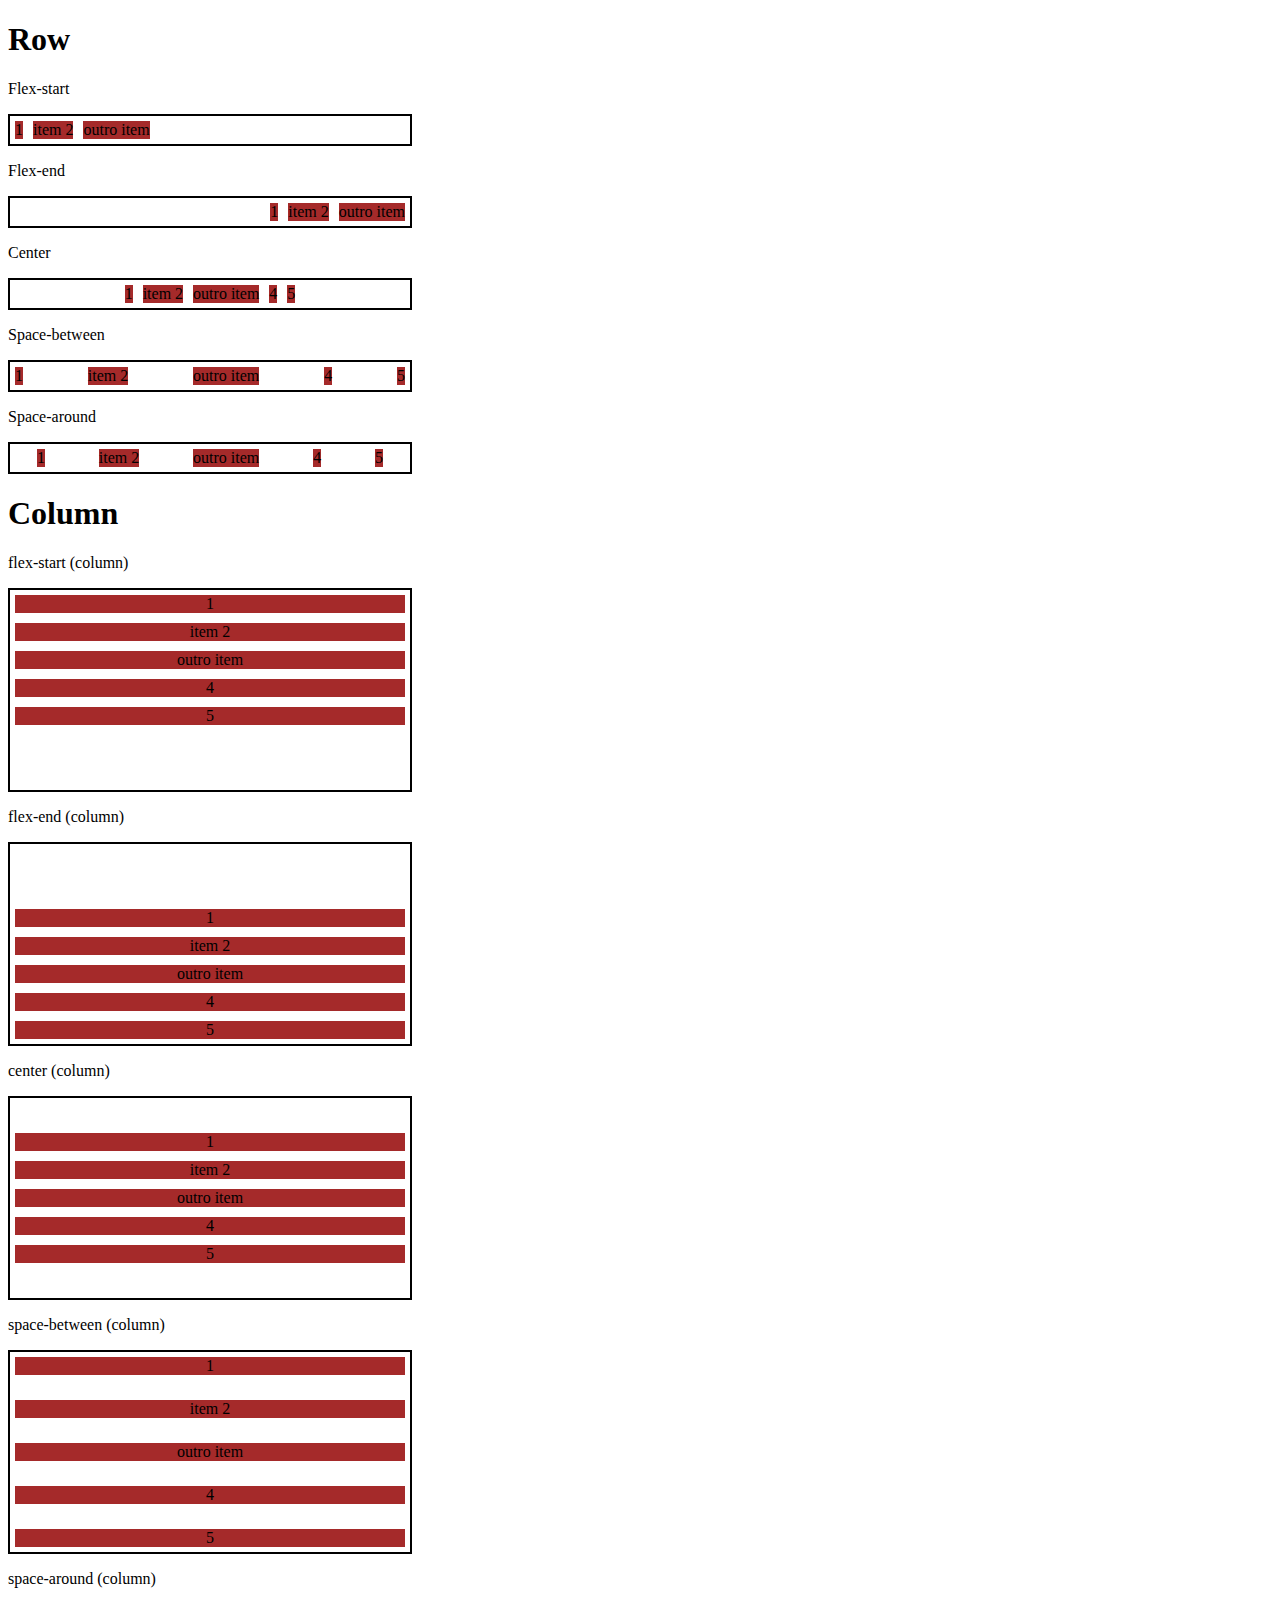
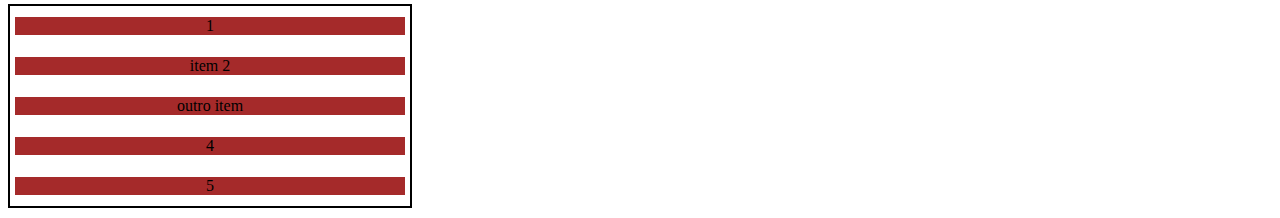
<file: Flexbox/Justify content.html>
<!DOCTYPE html>
<html lang="en">
<head>
    <meta charset="UTF-8">
    <meta http-equiv="X-UA-Compatible" content="IE=edge">
    <meta name="viewport" content="width=device-width, initial-scale=1.0">
    <title>Fundamentos - Justify content</title>
    <style>
        .container{
            max-width: 400px;
            border: 2px solid black;
            margin: 0%;
            display: flex;
            margin-bottom: 10px;
        }

        .item{
            background-color: brown;
            margin: 5px;
            text-align: center;
            color: black;
        }

        .flex-start{
            justify-content: flex-start;
        }

        .flex-end{
            justify-content: flex-end;
        }

        .center{
            justify-content:center;
        }

        .space-between{
            justify-content: space-between;
        }

        .space-around{
            justify-content: space-around;
        }

        .column{
            flex-direction: column;
            min-height:200px; 
        }
    </style>
</head>
<body>
    <h1>Row</h1>
    <p>Flex-start</p>
    <section class="container flex-start">
        <div class="item">1</div>
        <div class="item">item 2</div>
        <div class="item">outro item</div>
    </section>

    <p>Flex-end</p>
    <section class="container flex-end">
        <div class="item">1</div>
        <div class="item">item 2</div>
        <div class="item">outro item</div>
    </section>

    <p>Center</p>
    <section class="container center">
        <div class="item">1</div>
        <div class="item">item 2</div>
        <div class="item">outro item</div>
        <div class="item">4</div>
        <div class="item">5</div>
    </section>

    <p>Space-between</p>
    <section class="container space-between">
        <div class="item">1</div>
        <div class="item">item 2</div>
        <div class="item">outro item</div>
        <div class="item">4</div>
        <div class="item">5</div>
    </section>

    <p>Space-around</p>
    <section class="container space-around">
        <div class="item">1</div>
        <div class="item">item 2</div>
        <div class="item">outro item</div>
        <div class="item">4</div>
        <div class="item">5</div>
    </section>

    <h1>Column</h1>

    <p>flex-start (column)</p>
    <section class="container flex-start column">
        <div class="item">1</div>
        <div class="item">item 2</div>
        <div class="item">outro item</div>
        <div class="item">4</div>
        <div class="item">5</div>
    </section>

    <p>flex-end (column)</p>
    <section class="container flex-end column">
        <div class="item">1</div>
        <div class="item">item 2</div>
        <div class="item">outro item</div>
        <div class="item">4</div>
        <div class="item">5</div>
    </section>

    <p>center (column)</p>
    <section class="container center column">
        <div class="item">1</div>
        <div class="item">item 2</div>
        <div class="item">outro item</div>
        <div class="item">4</div>
        <div class="item">5</div>
    </section>

    <p>space-between (column)</p>
    <section class="container space-between column">
        <div class="item">1</div>
        <div class="item">item 2</div>
        <div class="item">outro item</div>
        <div class="item">4</div>
        <div class="item">5</div>
    </section>

    <p>space-around (column)</p>
    <section class="container space-around column">
        <div class="item">1</div>
        <div class="item">item 2</div>
        <div class="item">outro item</div>
        <div class="item">4</div>
        <div class="item">5</div>
    </section>
</body>
</html>
</file>
<file: estacionamento-TypeScript/style.css>
* {
    margin: 0;
    padding: 0;
    box-sizing: border-box;
}

body {
    width: 50%;
    margin: 2rem auto;
}

div {
    display: grid;
    grid-template-columns: 1fr;
    background-color: #eee;
    padding: 0.7rem;
}

input, button {
    width: 98%;
    padding: 0.6rem 0.4rem;
    margin: 0.4rem;
}

button {
    text-decoration: none;
    border: none;
    display: block;
    cursor: pointer;
    text-align: center;
}

.success {
    background-color: rgb(54, 80, 231);
    color: rgb(255, 255, 255);
}

.delete {
    background-color: rgb(231, 54, 54);
    color: rgb(255, 255, 255);
}


table {
    background-color: #eee;
    margin-top: .9rem;
    border-collapse: collapse;
    width: 100%;
}

th, td {
    padding: 5px 25px;
    text-align: left;
    border-bottom: 1px solid #ddd;
}
</file>
<file: recriando-pagina-inicial-instagram/style.css>
* {
    padding: 0;
    margin: 0;
    box-sizing: border-box;
    text-decoration: none;
    font-family: sans-serif;
    font-size: 14px;
}

body {
    width: 100%;
    min-height: 100vh;
    background-color: rgb(243, 243, 243);
    margin: 0;
    padding: 0;
    display: flex;
    justify-content: center;
}

.instagram-wrapper {
    display: flex;
    align-items: center;
    justify-content: start;
    width: 60%;
    height: 100vh;
}

.instagram-phone {
    display: flex;
    align-items: center;
    justify-content: center;
    width: 50%;
}

.instagram-phone img {
    height: 50rem;
}

.instagram-continue {
    display: flex;
    align-items: center; /* horizontal */
    justify-content: space-around; /* vertical */
    flex-direction: column;
    width: 50%;
    min-height: 34rem;
}

.group {
    display: flex;
    justify-content: space-between;
    align-items: center;
    flex-direction: column;
    background-color: #ffffff;
    width: 100%;
    padding: 1.3rem 0;
    border: 1px solid lightgray;
}

.group:nth-child(1) {
    min-height: 19rem;
}

.instagram-logo {
    height: 3rem;
}

.profile-photo {
    display: flex;
    justify-content: center;
    align-items: center;
    border-radius: 50%;
    overflow: hidden;
}

.profile-photo img {
    height: 6rem;
}

.instagram-login {
    background-color: #0095f6;
    color: #ffffff;
    padding: 8px;
    border-radius: 4px;
}

.instagram-logout {
    color: #0095f6;
    margin-top: 1rem;
}

.not-account {
    color: rgb(160, 160, 160);
}

.link-blue {
    color: #0095f6;
}

.get-the-app {
    display: flex;
    flex-direction: column;
    align-items: center;
    justify-content: center;
    width: 100%;
    padding: 1.3rem 0;
}

.download {
    display: flex;
    width: 100%;
    justify-content: space-evenly;
    align-items: center;
    padding: 1rem;
}

.app-download {
    height: 3rem;
    width: 10rem;
    background-size: cover;
}

.app-download:nth-child(1) {
    background-image: url('./img/apple-button.png');
}

.app-download:nth-child(2) {
    background-image: url('./img/googleplay-button.png');
}

/* media queries */


@media (max-width: 1024px) {
    .instagram-wrapper {
        width: 90%;
    }
}

@media (max-width: 650px) {
    body {
        background-color: #ffffff;
    }

    .instagram-wrapper {
        width: 90%;
    }

    .instagram-phone {
        display: none;
    }

    .instagram-continue {
        width: 100%;
    }
    
    .group {
        border: 1px solid transparent;
    }
}
</file>
